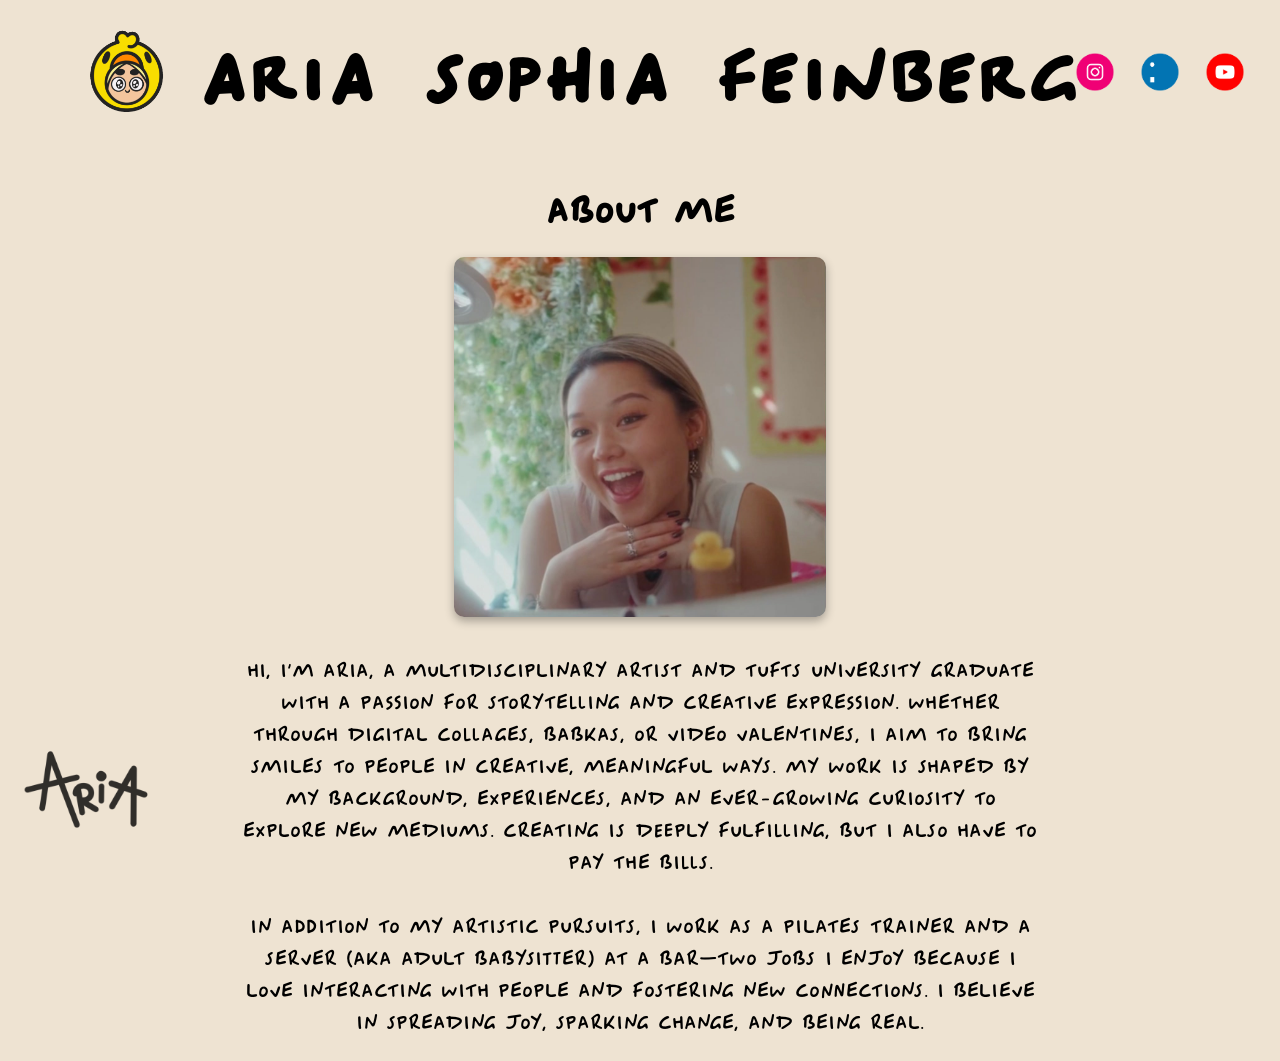
<file: AboutMe/aboutme.html>
<!DOCTYPE html>
<html lang="en">
<head>
  <meta charset="UTF-8">
  <meta name="viewport" content="width=device-width, initial-scale=1.0">
  <title>About Me</title>
  <style>
    /* Import Custom Font */
    @font-face {
    font-family: "LORE Regular";
    src: url("../fonts/LORE-Regular.otf") format("opentype");
    font-weight: normal;
    font-style: normal;
  }
  
    @font-face {
      font-family: "LORE Bold";
      src: url("../fonts/LORE-Bold.otf") format("opentype");
      font-weight: bold;
      font-style: normal;
    }
    
    @font-face {
      font-family: "LORE Alternates Regular";
      src: url("../fonts/LORE-Alternates-Regular.otf") format("opentype");
      font-weight: normal;
      font-style: normal;
    }
    
    @font-face {
      font-family: "LORE Alternates Bold";
      src: url("../fonts/LORE-Alternates-Bold.otf") format("opentype");
      font-weight: bold;
      font-style: normal;
    }

    /* Global Styles */
    body {
      text-align: center;
      background-color: #eee3d2; /* Matches header */
      font-family: "LORE Regular", Arial, sans-serif;
      margin: 0;
      padding: 0;
    }

    /* Header Section */
    .header-container {
      display: flex;
      justify-content: center; /* Center everything */
      align-items: center;
      background-color: #eee3d2;
      padding: 15px 30px;
      position: relative;
    }

    .logo {
  height: 250px;
  position: absolute;
  left: 30px; /* Align logo to the left */
  object-fit: contain; /* Ensures the GIF scales correctly */
  padding-top: 10px;
  top: -60px; /* Moves the logo higher up */
  z-index: 9999; /* Ensures it stays above everything */
}


    .placeholder-container {
      display: flex;
      justify-content: center;
      flex-grow: 1;
    }

    .placeholder-image {
      height: 150px;
      cursor: pointer;
    }

    /* Social Links */
    .social-links {
      position: absolute;
      right: 30px; /* Align links to the right */
      display: flex;
      gap: 15px;
    }

    .social-links a {
      display: inline-block;
      width: 50px; /* Set a size for the icons */
      height: 50px;
    }

    .social-links img {
      width: 100%;
      height: 100%;
      object-fit: contain;
      transition: transform 0.3s ease-in-out;
    }

    .social-links img:hover {
      transform: scale(1.2);
    }

    /* About Me Section */
    .aboutme-container {
      display: flex;
      flex-direction: column;
      align-items: center;
      margin-top: 50px;
      padding: 0 20px;
    }

    /* About Me Header */
    .aboutme-header {
      font-size: 36px;
      font-weight: bold;
      margin-bottom: 20px;
    }

    /* About Me Image */
    .aboutme-image {
      width: 30%;
      max-width: 800px;
      height: auto;
      box-shadow: 0px 4px 10px rgba(0, 0, 0, 0.3);
      border-radius: 10px;
      margin-bottom: 20px;
    }

    /* About Me Text */
    .aboutme-text {
      max-width: 800px;
      font-size: 20px;
      line-height: 1.6;
      text-align: center;
    }


    .title-container a {
      text-decoration: none; /* ✅ Removes underline */
      color: inherit; /* ✅ Keeps the text color unchanged */
    }


    .title-text {
      font-family: "LORE Bold", Arial, sans-serif;
      font-size: 70px; /* Adjust size as needed */
      font-weight: bold;
      text-transform: uppercase;
      color: black;
      margin: 0;
      padding-top: 30px;
    }

            /* 🖋️ Fixed Signature Overlay */
            .signature-overlay {
      position: fixed;
      bottom: 0px;  /* Distance from bottom */
      left: 10px;   /* Distance from right */
      width: 150px;  /* Adjust size */
      opacity: 0.8;  /* Slight transparency */
      z-index: 999;  /* Stays above everything */
      pointer-events: none; /* Prevents interference with clicks */
    }
    /* Responsive */
    @media (max-width: 768px) {
      .aboutme-image {
        width: 80%;
        max-width: 600px;
      }
      
      .aboutme-text {
        font-size: 18px;
      }
    }
  </style>
</head>
<body>

  <!-- Header Section -->
  <div class="header-container">
  <a href="../index.html">
    <img src="../gifs/logo.gif" alt="Logo" class="logo"> <!-- Left Logo -->
  </a>

    <!-- <div class="placeholder-container">
      <a href="../index.html">
        <img src="../OldBanner.png" alt="Placeholder Image" class="placeholder-image">
      </a>
    </div> -->

    <div class="title-container">
      <a href="../index.html">
        <h1 class="title-text">Aria Sophia Feinberg</h1>
      </a>
    </div>

    <div class="social-links">
      <a href="https://www.instagram.com/ariaonair_/" target="_blank">
        <img class="gif-icon" src="../gifs/instagram.gif" alt="Instagram">
      </a>
      <a href="https://www.linkedin.com/in/aria-sophia/" target="_blank">
        <img class="gif-icon" src="../gifs/linkedin.gif" alt="LinkedIn">
      </a>
      <a href="https://www.youtube.com/@ariaonair" target="_blank" class="resume-gif">
        <img class="gif-icon" src="../gifs/youtube.gif" alt="YouTube">
      </a>
    </div>
  </div>

  </div>

  <!-- About Me Section -->
  <div class="aboutme-container">
    <div class="aboutme-header">About Me</div>
    <img src="AboutMe.jpg" alt="About Me Image" class="aboutme-image">
    <p class="aboutme-text">
      Hi, I’m Aria, a multidisciplinary artist and Tufts University graduate with a passion for storytelling and creative expression. Whether through digital collages, babkas, or video valentines, I aim to bring smiles to people in creative, meaningful ways. My work is shaped by my background, experiences, and an ever-growing curiosity to explore new mediums.
Creating is deeply fulfilling, but I also have to pay the bills. <br><br>In addition to my artistic pursuits, I work as a Pilates trainer and a server (aka adult babysitter) at a bar—two jobs I enjoy because I love interacting with people and fostering new connections. I believe in spreading joy, sparking change, and being real. 

    </p>
  </div>

  <img src="../icons/signature.png" alt="Signature" class="signature-overlay">

  <link rel="icon" type="image/x-icon" href="../favicon.ico">



</body>
</html>
</file>
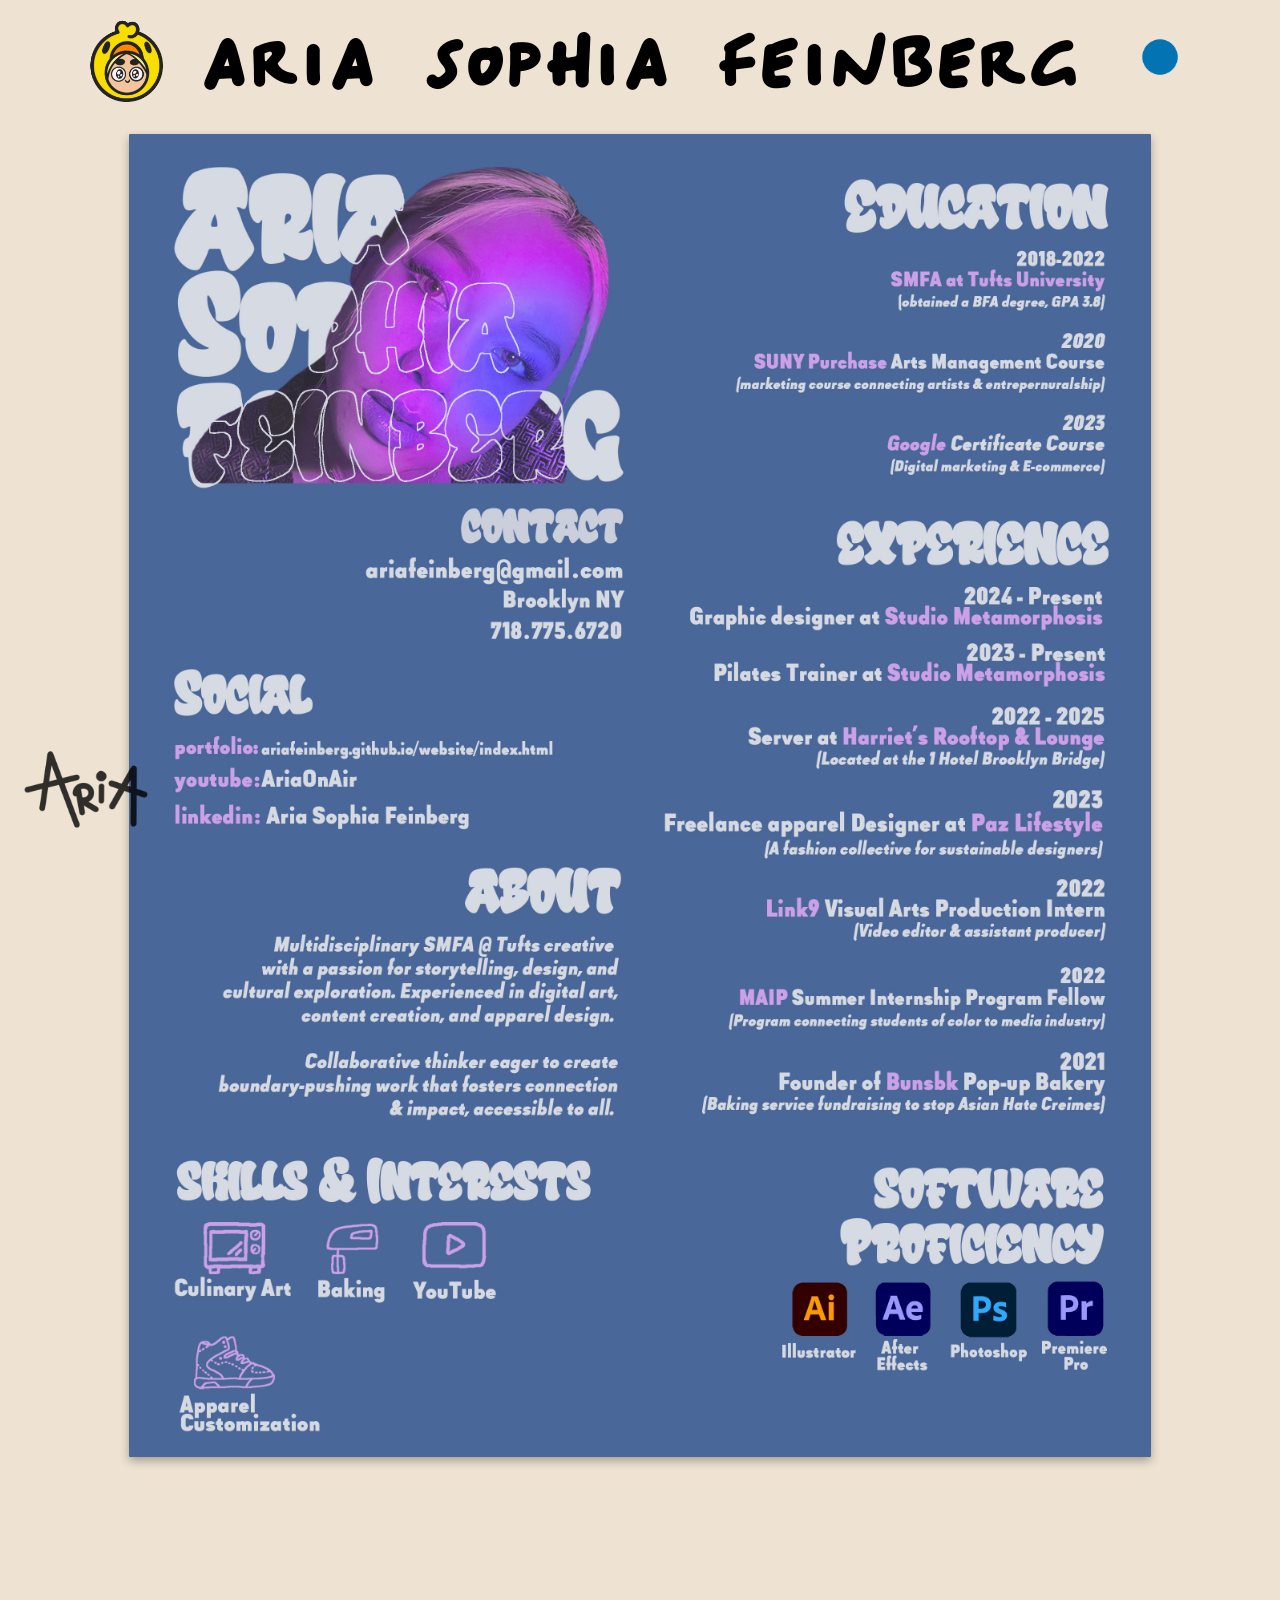
<file: resume/resume.html>
<!DOCTYPE html>
<html lang="en">
<head>
  <meta charset="UTF-8">
  <meta name="viewport" content="width=device-width, initial-scale=1.0">
  <title>Resume Viewer</title>
  <style>
    /* Import Custom Font */
    @font-face {
      font-family: "LORE Regular";
      src: url("../fonts/LORE-Regular.otf") format("opentype");
      font-weight: normal;
      font-style: normal;
    }

    @font-face {
      font-family: "LORE Bold";
      src: url("../fonts/LORE-Bold.otf") format("opentype");
      font-weight: bold;
      font-style: normal;
    }

    @font-face {
      font-family: "LORE Alternates Regular";
      src: url("../fonts/LORE-Alternates-Regular.otf") format("opentype");
      font-weight: normal;
      font-style: normal;
    }

    @font-face {
      font-family: "LORE Alternates Bold";
      src: url("../fonts/LORE-Alternates-Bold.otf") format("opentype");
      font-weight: bold;
      font-style: normal;
    }

    body {
      margin: 0;
      padding: 0;
      text-align: center;
      background-color: #eee3d2;
      font-family: "LORE Regular", Arial, sans-serif;
    }


    /* Header Section */
    .header-container {
      display: flex;
      justify-content: center; /* Center everything */
      align-items: center;
      background-color: #eee3d2; /* Same as body background */
      padding: 0px 0px;
      position: relative; /* Allows absolute positioning */
    }

    .logo {
  height: 250px;
  position: absolute;
  left: 30px; /* Align logo to the left */
  object-fit: contain; /* Ensures the GIF scales correctly */
  padding-top: 10px;
  top: -70px; /* Moves the logo higher up */
  z-index: 9999; /* Ensures it stays above everything */
}


    .placeholder-container {
      display: flex;
      justify-content: center;
      flex-grow: 1; /* Centers it */
    }

    .placeholder-image {
      height: 150px; /* Increased size */
      cursor: pointer;
    }

    /* Social Links */
    .social-links {
      position: absolute;
      right: 30px; /* Align links to the right */
      display: flex;
      gap: 15px;
    }

    .social-links a {
      display: inline-block;
      width: 50px; /* Set a size for the icons */
      height: 50px;
    }

    .social-links img {
      width: 100%;
      height: 100%;
      object-fit: contain;
      transition: transform 0.3s ease-in-out;
    }

    .social-links img:hover {
      transform: scale(1.2);
    }

    .resume-container {
  position: relative;
  display: flex;
  justify-content: center;
  margin-top: 20px; /* Adds space below the header */
}


    .resume-image {
      height: 40%;
      cursor: pointer; /* Clickable to open the resume */
      box-shadow: 0px 4px 10px rgba(0, 0, 0, 0.3);
      border-radius: 1px;
    }


    .title-container a {
      text-decoration: none; /* ✅ Removes underline */
      color: inherit; /* ✅ Keeps the text color unchanged */
    }


    .title-text {
      font-family: "LORE Bold", Arial, sans-serif;
      font-size: 70px; /* Adjust size as needed */
      font-weight: bold;
      text-transform: uppercase;
      color: black;
      margin: 0;
      padding-top: 30px;
    }


            /* 🖋️ Fixed Signature Overlay */
            .signature-overlay {
      position: fixed;
      bottom: 0px;  /* Distance from bottom */
      left: 10px;   /* Distance from right */
      width: 150px;  /* Adjust size */
      opacity: 0.8;  /* Slight transparency */
      z-index: 999;  /* Stays above everything */
      pointer-events: none; /* Prevents interference with clicks */
    }
  </style>
</head>
<body>

  <!-- Header Section -->
  <div class="header-container">
    <a href="../index.html">

      <img src="../gifs/logo.gif" alt="Logo" class="logo"> <!-- Left Logo -->
  </a>
    <!-- <div class="placeholder-container">
      <a href="../index.html">
        <img src="../OldBanner.png" alt="Placeholder Image" class="placeholder-image"> 
      </a>
    </div> -->
    <div class="title-container">
      <a href="../index.html">
        <h1 class="title-text">Aria Sophia Feinberg</h1>
      </a>
    </div>

    <div class="social-links">
      <a href="https://www.instagram.com/ariaonair_/" target="_blank">
        <img class="gif-icon" src="../gifs/instagram.gif" alt="Instagram">
      </a>
      <a href="https://www.linkedin.com/in/aria-sophia/" target="_blank">
        <img class="gif-icon" src="../gifs/linkedin.gif" alt="LinkedIn">
      </a>
      <a href="https://www.youtube.com/@ariaonair" target="_blank" class="resume-gif">
        <img class="gif-icon" src="../gifs/youtube.gif" alt="YouTube">
      </a>
    </div>
  </div>

  <!-- Resume Section -->
  <div class="resume-container">
    <a href="AriaResume.jpg" target="_blank">
      <img src="AriaResume.jpg" alt="Resume Preview" class="resume-image">
    </a>
  </div>

  <img src="../icons/signature.png" alt="Signature" class="signature-overlay">

  <link rel="icon" type="image/x-icon" href="../favicon.ico">



  <!-- JavaScript to Fix GIF Looping Issues
  <script>
    window.onload = function() {
      document.querySelectorAll('.gif-icon').forEach(img => {
        let src = img.src;
        img.src = "";
        img.src = src; // Forces GIF reload to ensure looping
      });
    };
  </script> -->

</body>
</html>
</file>
